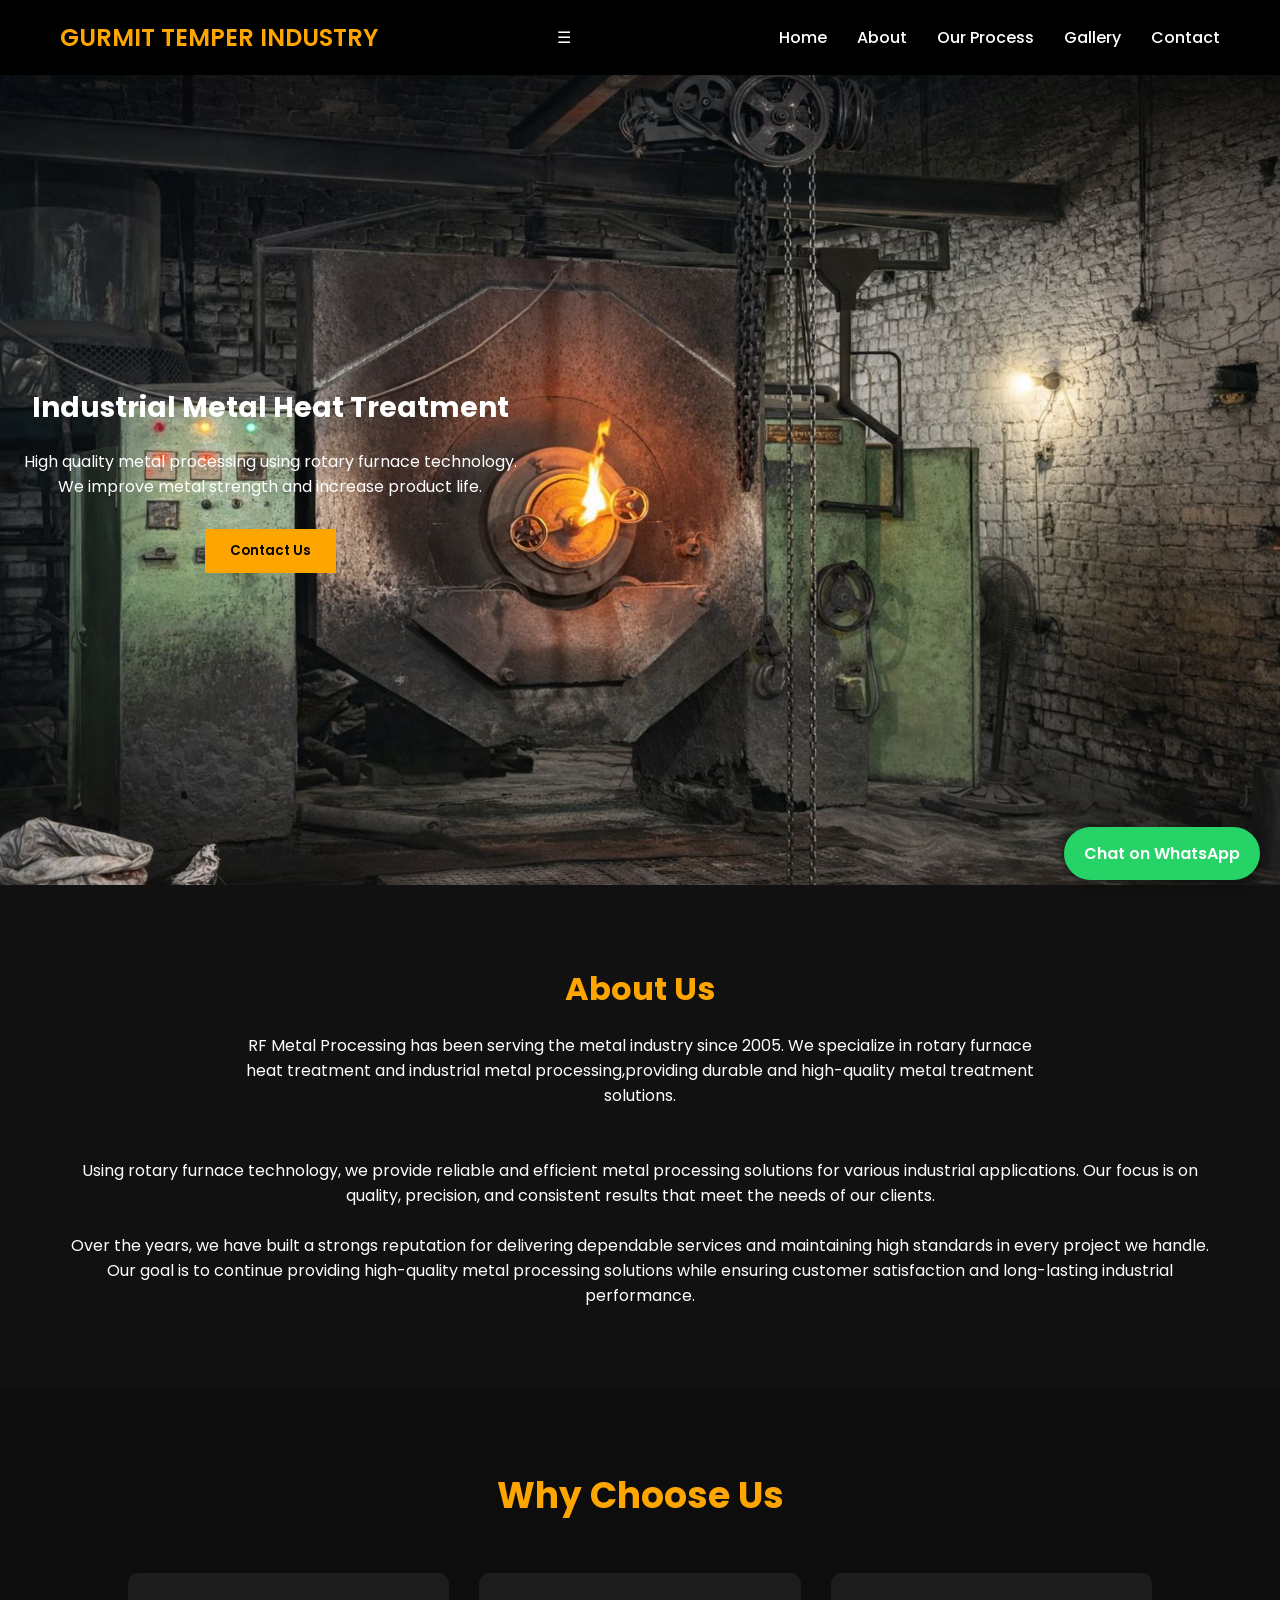
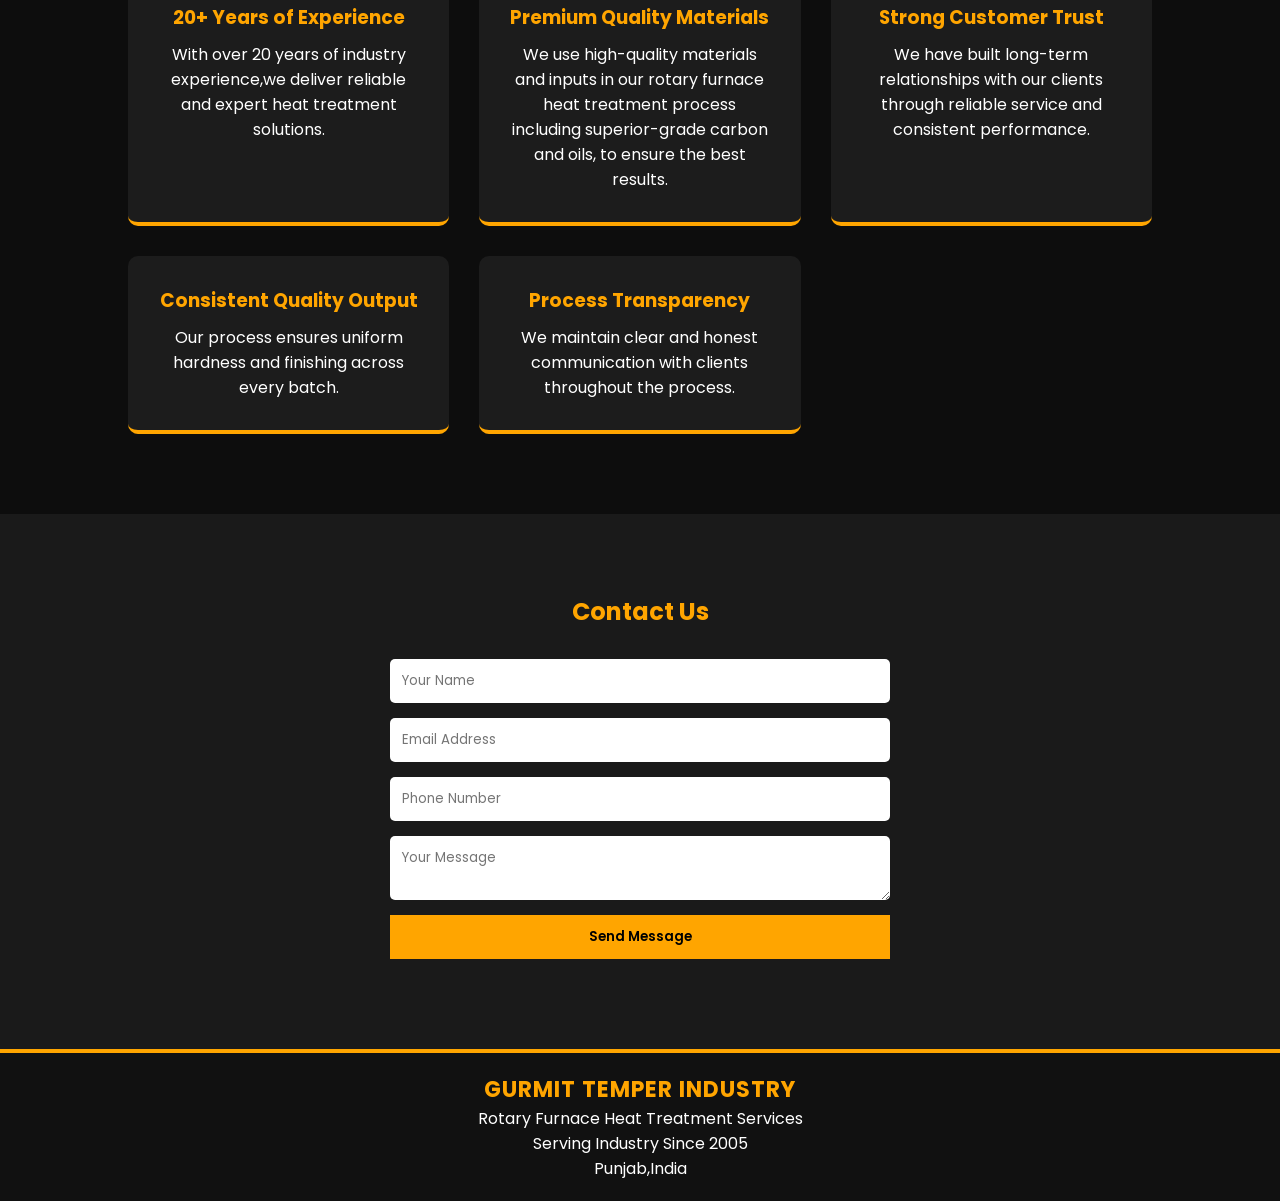
<file: Gurmit Temper Industry/index.html>
<!DOCTYPE html>
<html lang="en">
<head>
<meta charset="UTF-8">
<meta name="viewport" content="width=device-width, initial-scale=1.0">

<title>GURMIT TEMPER INDUSTRY</title>


<link rel="stylesheet" href="style.css">


<link href="https://fonts.googleapis.com/css2?family=Poppins:wght@300;400;600&display=swap" rel="stylesheet">
</head>

<body>

<!-- HEADER -->
<header>

<div class="logo">GURMIT TEMPER INDUSTRY</div>

<div class="menu-toggle" id="menu-toggle">
☰
</div>

<nav id="nav-menu">
<ul>
<li><a href="#home">Home</a></li>
<li><a href="#about">About</a></li>
<li><a href="process.html">Our Process</a></li>
<li><a href="gallery.html">Gallery</a></li>
<li><a href="#contact">Contact</a></li>
</ul>
</nav>

</header>

<!-- HERO SECTION -->
<section class="hero" id="home">

<div class="hero-text">
<h1>Industrial Metal Heat Treatment</h1>

<p>
High quality metal processing using  rotary furnace technology.
We improve metal strength and increase product life.
</p>

<button onclick="scrollContact()">Contact Us</button>

</div>

</section>


<!-- ABOUT -->
<section class="about" id="about">

<h2>About Us</h2>

<p>
<p>
RF Metal Processing has been serving the metal industry since 2005.
We specialize in rotary furnace heat treatment and industrial metal processing,providing durable and high-quality metal treatment solutions.
</p> <br><br>

Using rotary furnace technology, we provide reliable and efficient metal processing solutions for various industrial applications. Our focus is on quality, precision, and consistent results that meet the needs of our clients. <br><br>

Over the years, we have built a strongs reputation for delivering dependable services and maintaining high standards in every project we handle. Our goal is to continue providing high-quality metal processing solutions while ensuring customer satisfaction and long-lasting industrial performance.
</p>

</section>

<!-- why choose us -->

<section class="why">

<h2 class="why-title">Why Choose Us</h2>

<div class="why-container">

<div class="why-card">
<h3>20+ Years of Experience</h3>
<p>With over 20 years of industry experience,we deliver reliable and expert heat treatment solutions.</p>
</div>

<div class="why-card">
<h3>Premium Quality Materials</h3>
<p>We use high-quality materials and inputs in our rotary furnace heat treatment process including superior-grade carbon and oils, to ensure the best results.</p>
</div>

<div class="why-card">
<h3>Strong Customer Trust</h3>
<p>We have built long-term relationships with our clients through reliable service and consistent performance.</p>
</div>

<div class="why-card">
<h3>Consistent Quality Output</h3>
<p>Our process ensures uniform hardness and finishing across every batch.</p>
</div>

<div class="why-card">
<h3>Process Transparency</h3>
<p>We maintain clear and honest communication with clients throughout the process.</p>
</div>

</div>

</section>


<!-- SERVICES
<section class="services" id="services">

<h2>Our Services</h2>

<div class="service-container">

<div class="service-card">
<h3>Rotary Furnace Heat Treatment</h3>
<p>
Industrial heat treatment using a rotary furnace to improve
metal strength, durability, and performance.
</p>
</div>

<div class="service-card">
<h3>Metal Hardening Process</h3>
<p>
Advanced hardening process to increase wear resistance
and extend the life of metal components.
</p>
</div>

<div class="service-card">
<h3>Industrial Metal Processing</h3>
<p>
Reliable metal processing solutions for
manufacturers and engineering industries.
</p>
</div>

<div class="service-card">

<h3>Water Quenching</h3>

<p>
After heating in the rotary furnace, the material is quenched
in water to achieve the required hardness and improve
metal strength.
</p>

</div>

<div class="service-card">

<h3>Rockwell Hardness Testing</h3>

<p>
Material hardness is tested using a Rockwell hardness
testing machine to ensure proper heat treatment
and quality standards.
</p>

</div>

<div class="service-card">
<h3>Surface Cleaning</h3>
<p>
Post heat-treatment cleaning process to remove
scale, impurities, and improve surface quality.
</p>
</div>

<div class="service-card">
<h3>Protective Oil Coating</h3>
<p>
After the heat treatment and cleaning process, a protective oil coating is applied to the material to prevent rust and maintain surface quality.
</p>
</div>

</div>

</section> -->


<!-- GALLERY -->
<!-- <section class="gallery" id="gallery">

<h2>Our Work Gallery</h2>

<div class="gallery-container">

<img src="images/1.png">
<img src="images/2.png">
<img src="images/11.png">
<img style="object-position: center;" src="images/22.png">
<img style="object-position: center;"src="images/4.png">
<img src="images/1.png">
<img src="images/1.png">
<img src="images/1.png">
<img src="images/1.png">

</div>

</section> -->


<!-- CONTACT -->
<section class="contact" id="contact">

<h2>Contact Us</h2>

<form id="contactForm" action="https://formspree.io/f/mqeyopwd" method="POST">

<input type="text" name="name" placeholder="Your Name" required>

<input type="email" name="email" placeholder="Email Address" required>

<input type="text" name="phone" placeholder="Phone Number" required>

<textarea name="message" placeholder="Your Message" required></textarea>

<button type="submit" id="submitBtn">Send Message</button>

</form>

<p id="msg"></p>

</section>


<!-- FOOTER -->
<footer>

<p class="company-name"><strong>gurmit temper industry</strong></p>

<p>Rotary Furnace Heat Treatment Services</p>

<p>Serving Industry Since 2005</p>

<p>Punjab,India</p>

</footer>


<script src="script.js"></script>

<a href="https://wa.me/919592334337?text=Hello%20I%20am%20interested%20in%20your%20services" 
   target="_blank" 
   class="whatsapp">
   Chat on WhatsApp
</a>
</body>
</html>
</file>
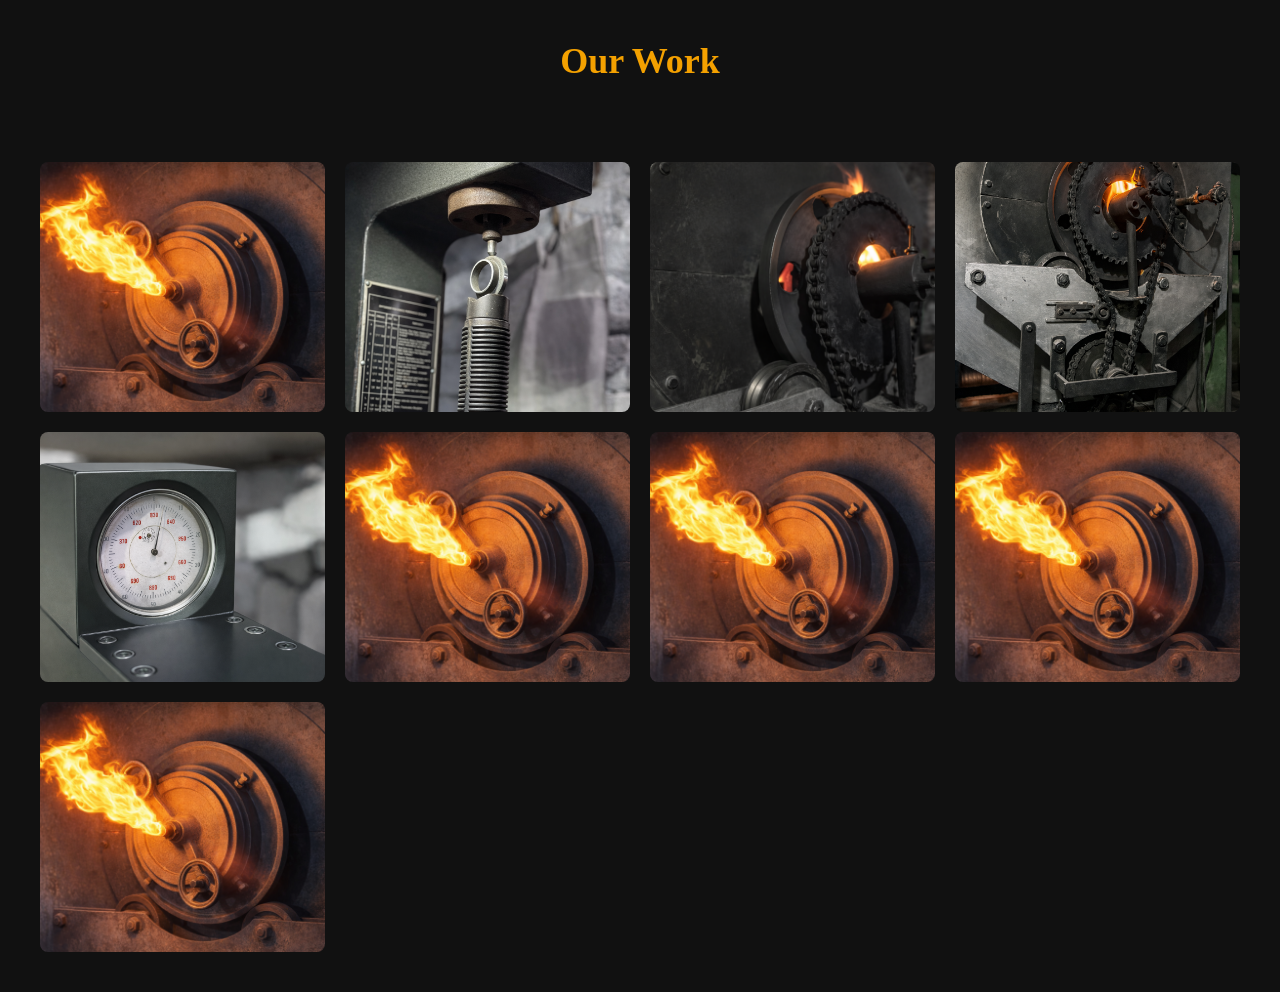
<file: Gurmit Temper Industry/gallery.html>
<!DOCTYPE html>
<html>
<head>
<title>Our Work Gallery</title>
<link rel="stylesheet" href="style.css">

<meta name="viewport" content="width=device-width, initial-scale=1.0">
</head>

<body>

<h1 class="gallery-title">Our Work</h1>

<div class="gallery-container" >
<img src="images/1.png"onclick="openImage(this)">
<img src="images/2.png" onclick="openImage(this)">
<img src="images/11.png" onclick="openImage(this)" >
<img style="object-position: center;" src="images/22.png" onclick="openImage(this)">
<img style="object-position: center;"src="images/4.png" onclick="openImage(this)">
<img src="images/1.png" onclick="openImage(this)">
<img src="images/1.png" onclick="openImage(this)">
<img src="images/1.png" onclick="openImage(this)">
<img src="images/1.png" onclick="openImage(this)">


</div>
<div id="imagePopup" class="popup" onclick="closeImage()">
    <span class="close-btn">&times;</span>
<img id="popupImg">
</div>
<script src="script.js"></script>
</body>

</html>
</file>
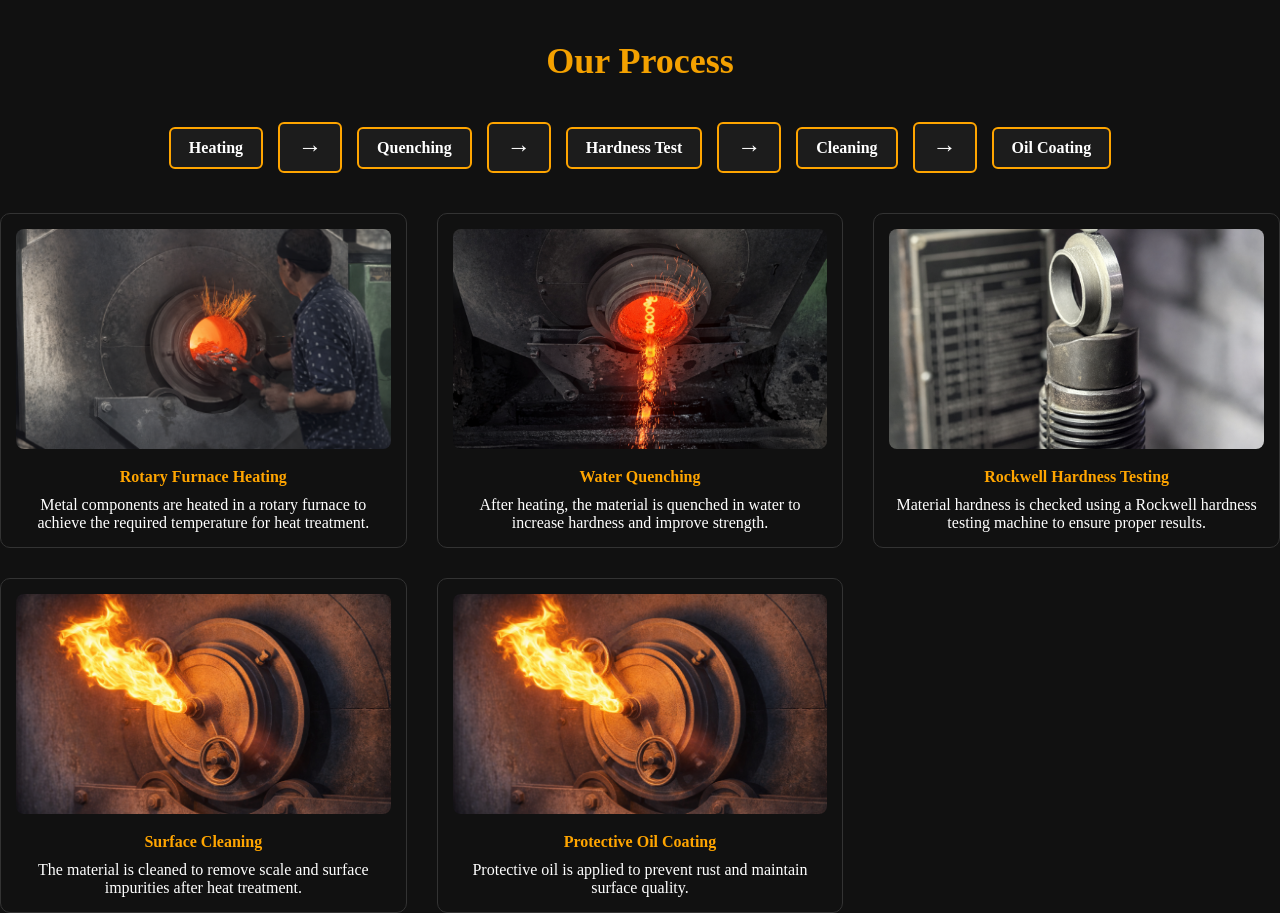
<file: Gurmit Temper Industry/process.html>
<!DOCTYPE html>
<html>

<head>
<title>Our Process</title>
<link rel="stylesheet" href="style.css">
</head>

<body>

 <h2 class="gallery-title">Our Process</h2>

<div class="process-flow">

<span>Heating</span>
<span class="arrow">→</span>

<span>Quenching</span>
<span class="arrow">→</span>

<span>Hardness Test</span>
<span class="arrow">→</span>

<span>Cleaning</span>
<span class="arrow">→</span>

<span>Oil Coating</span>

</div>


<div class="process-container" >

<div class="process-card" onclick="openProcess(this)">
 <img src="images/33.png"  alt="Rotary Furnace Heating">
<h3>Rotary Furnace Heating</h3>

<p>
Metal components are heated in a rotary furnace
to achieve the required temperature for heat treatment.
</p>
</div>

<div class="process-card"  onclick="openProcess(this)">
    <img src="images/55.png"  alt="Rotary Furnace Heating">
<h3>Water Quenching</h3>
<p>
After heating, the material is quenched in water
to increase hardness and improve strength.
</p>
</div>

<div class="process-card"  onclick="openProcess(this)">
    <img src="images/3.png"  alt="Rotary Furnace Heating">
<h3>Rockwell Hardness Testing</h3>
<p>
Material hardness is checked using a Rockwell
hardness testing machine to ensure proper results.
</p>
</div>

<div class="process-card"  onclick="openProcess(this)">
    <img src="images/1.png"  alt="Rotary Furnace Heating">
<h3>Surface Cleaning</h3>
<p>
The material is cleaned to remove scale and
surface impurities after heat treatment.
</p>
</div>

<div class="process-card"  onclick="openProcess(this)">
    <img src="images/1.png"  alt="Rotary Furnace Heating">
<h3>Protective Oil Coating</h3>
<p>
Protective oil is applied to prevent rust
and maintain surface quality.
</p>
</div>

</div>


<div id="processPopup" class="popup" onclick="closeProcess()">
<div id="popupContent"></div>
</div>
</div>


<script src="script.js"></script>


</body>

</html>
</file>
<file: Gurmit Temper Industry/style.css>
*{
margin:0;
padding:0;
box-sizing:border-box;
font-family:Poppins;
}
@media (max-width:768px){

.hero{
min-height:80vh;
padding:60px 20px;
text-align:center;
}

.hero h1{
font-size:32px;
}

.hero p{
font-size:16px;
}

}

body{
background:#111;
color:white;
}

/* HEADER */

header{
display:flex;
justify-content:space-between;
align-items:center;
padding:20px 60px;
background:#000;
}

.logo{
font-size:24px;
font-weight:600;
color:orange;
}

nav ul{
display:flex;
list-style:none;
}

nav ul li{
margin-left:30px;
}

nav ul li a{
text-decoration:none;
color:white;
font-weight:500;
}

nav ul li a:hover{
color:orange;
}


/* HERO */

.hero{
min-height:90vh;
background-image:url("images/ps.jpeg");
background-size:cover;
background-position:center;

display:flex;
align-items:center;
justify-content:flex-start;

padding-left:80px;
}

.hero-text{
max-width:500px;

}

.hero h1{
font-size:50px;
margin-bottom:20px;
}

.hero p{
margin-bottom:30px;
}

.hero button{
padding:12px 25px;
border:none;
background:orange;
color:black;
font-weight:600;
cursor:pointer;
}

.hero{
height:auto;
padding:40px 20px;
text-align:center;
}

.hero h1{
font-size:28px;
}

.hero{
padding:40px 20px;
text-align:center;
}

.hero h1{
font-size:28px;
}


/* ABOUT */

.about{
padding:80px 60px;
text-align:center;
}

.about h2{
margin-bottom:20px;
font-size:32px;
color:orange;
}

.about p{
max-width:800px;
margin:auto;
}


/* SERVICES */

.services{
padding:80px 60px;
background:#1a1a1a;
}

.services h2{
text-align:center;
color:orange;
margin-bottom:40px;
}

.service-container{
display:grid;
grid-template-columns:repeat(auto-fit,minmax(250px,1fr));
gap:30px;
}

.service-card{
background:#222;
padding:30px;
border-radius:10px;
transition:0.3s;
}

.service-card:hover{
transform:translateY(-8px);
background:#2a2a2a;
}

.service-card h3{
color:orange;
margin-bottom:10px;
}


/* GALLERY */

.gallery{
padding:80px 60px;
}

.gallery h2{
text-align:center;
color:orange;
margin-bottom:40px;
}

.gallery-container{
display:grid;
grid-template-columns:repeat(auto-fit,minmax(250px,1fr));
gap:20px;
}

.gallery-container img{
width:100%;
height:220px;
object-fit:cover;
object-position:top;
border-radius:8px;
transition:0.4s;
}

.gallery-container img:hover{
transform:scale(1.05);
}


/* CONTACT */

.contact{
padding:80px 60px;
background:#1a1a1a;
text-align:center;
}

.contact h2{
color:orange;
margin-bottom:30px;
}

form{
max-width:500px;
margin:auto;
display:flex;
flex-direction:column;
}

form input,
form textarea{
margin-bottom:15px;
padding:12px;
border:none;
border-radius:5px;
}

form button{
padding:12px;
border:none;
background:orange;
font-weight:600;
cursor:pointer;
}
#msg {
  margin-top: 10px;
  color: #00ff99;
  font-weight: bold;
}

/* FOOTER */

footer{
background:#111;
color:white;
text-align:center;
padding:20px;
border-top:4px solid orange;
}
.company-name{
color:orange;
font-size:22px;
font-weight:bold;
letter-spacing:1px;
text-transform:uppercase;
}
.whatsapp{
position:fixed;
bottom:20px;
right:20px;
background:#25D366;
color:white;
padding:14px 20px;
border-radius:50px;
font-weight:600;
text-decoration:none;
box-shadow:0 4px 10px rgba(0,0,0,0.4);
}

.whatsapp:hover{
background:#1ebe5d;
}
/* MOBILE RESPONSIVE */

@media (max-width:768px){

header{
flex-direction:column;
padding:15px;
}

nav ul{
flex-direction:column;
align-items:center;
}

nav ul li{
margin:10px 0;
}

/* ABOUT */

.about{
padding:40px 20px;
}

/* SERVICES */

.services{
padding:40px 20px;
}

/* GALLERY */

.gallery{
padding:40px 20px;
}

/* CONTACT */

.contact{
padding:40px 20px;
}

}
@media(max-width:768px){

.menu-toggle{
display:block;
}

nav{
position:absolute;
top:70px;
left:0;
width:100%;
background:#000;
display:none;
}

nav ul{
flex-direction:column;
text-align:center;
}

nav ul li{
margin:15px 0;
}

nav.active{
display:block;
}


.about,
.services,
.gallery,
.contact{
padding:40px 20px;
}

}

/* our-process */

.process{
padding:80px 10%;
}

.process-title{
text-align:center;
font-size:40px;
color:orange;
margin-bottom:60px;
}

.process-container{
display:grid;
grid-template-columns:repeat(auto-fit,minmax(300px,1fr));
gap:30px;
}

.process-card{
background:#1c1c1c;
color:white;
padding:35px;
border-radius:12px;
border-left:5px solid orange;
transition:0.3s;
object-fit:cover;
}

.process-card:hover{
transform:translateY(-10px);
box-shadow:0 10px 25px rgba(255,140,0,0.3);
}

.process-card h3{
color:orange;
margin-bottom:10px;
}
/* arrows in cards */
.process-flow{
display:flex;
justify-content:center;
align-items:center;
gap:15px;
flex-wrap:wrap;
margin:40px 0;
font-weight:bold;
}

.process-flow span{
background:#1c1c1c;
padding:10px 18px;
border-radius:6px;
border:2px solid orange;
color:white;
}

.arrow{
border:none;
background:none;
font-size:24px;
color:orange;
}
/* new changes in gallery seprate */
.gallery-title{
text-align:center;
margin:40px 0;
font-size:36px;
color:#f4a100;
}

.gallery-container{
display:grid;
grid-template-columns:repeat(auto-fit,minmax(250px,1fr));
gap:20px;
padding:40px;
}

.gallery-container img{
width:100%;
height:250px;
object-fit:cover;
border-radius:8px;
transition:0.4s;
cursor: pointer;
}

.gallery-container img:hover{
transform:scale(1.05);
}
/* pop up gallery  */
.popup{
display:none;
position:fixed;
top:0;
left:0;
width:100%;
height:100%;
background:rgba(0,0,0,0.9);
justify-content:center;
align-items:center;
}

.popup img{
max-width:90%;
max-height:90%;
}

.gallery-container img{
transition:0.4s;
}

.gallery-container img:hover{
transform:scale(1.05);
}
.close-btn{
position:absolute;
top:30px;
right:40px;
font-size:40px;
color:white;
cursor:pointer;
}
/* PROCESS CARD NEW  */
.process-card{
background:#111;
padding:15px;
border-radius:10px;
border:1px solid #333;
text-align:center;
}

.process-card img{
width:100%;
height:220px;
object-fit:cover;
border-radius:8px;
margin-bottom:15px;
}

.process-card h3{
font-size:16px;
color:orange;
}

.process-card:hover{
transform:scale(1.05);
transition:0.3s;
}

/* popup background */
.popup{
display:none;
position:fixed;
top:0;
left:0;
width:100%;
height:100%;
background:rgba(0,0,0,0.8);
justify-content:center;
align-items:center;
z-index:1000;
}

/* pop up process */
#popupContent{
background:#111;
padding:20px;
border-radius:10px;
max-width:500px;
text-align:center;
}

#popupContent img{
width:100%;
height:auto;
border-radius:8px;
}

/* WHY CHOOSE US */

.why{
padding:80px 10%;
background:#0d0d0d;
text-align:center;
}

.why-title{
font-size:36px;
color:orange;
margin-bottom:50px;
}

.why-container{
display:grid;
grid-template-columns:repeat(auto-fit,minmax(250px,1fr));
gap:30px;
}

.why-card{
background:#1c1c1c;
padding:30px;
border-radius:10px;
color:white;
border-bottom:4px solid orange;
transition:0.3s;
}

.why-card:hover{
transform:translateY(-10px);
box-shadow:0 10px 20px rgba(255,140,0,0.3);
}

.why-card h3{
color:orange;
margin-bottom:10px;
}
</file>
